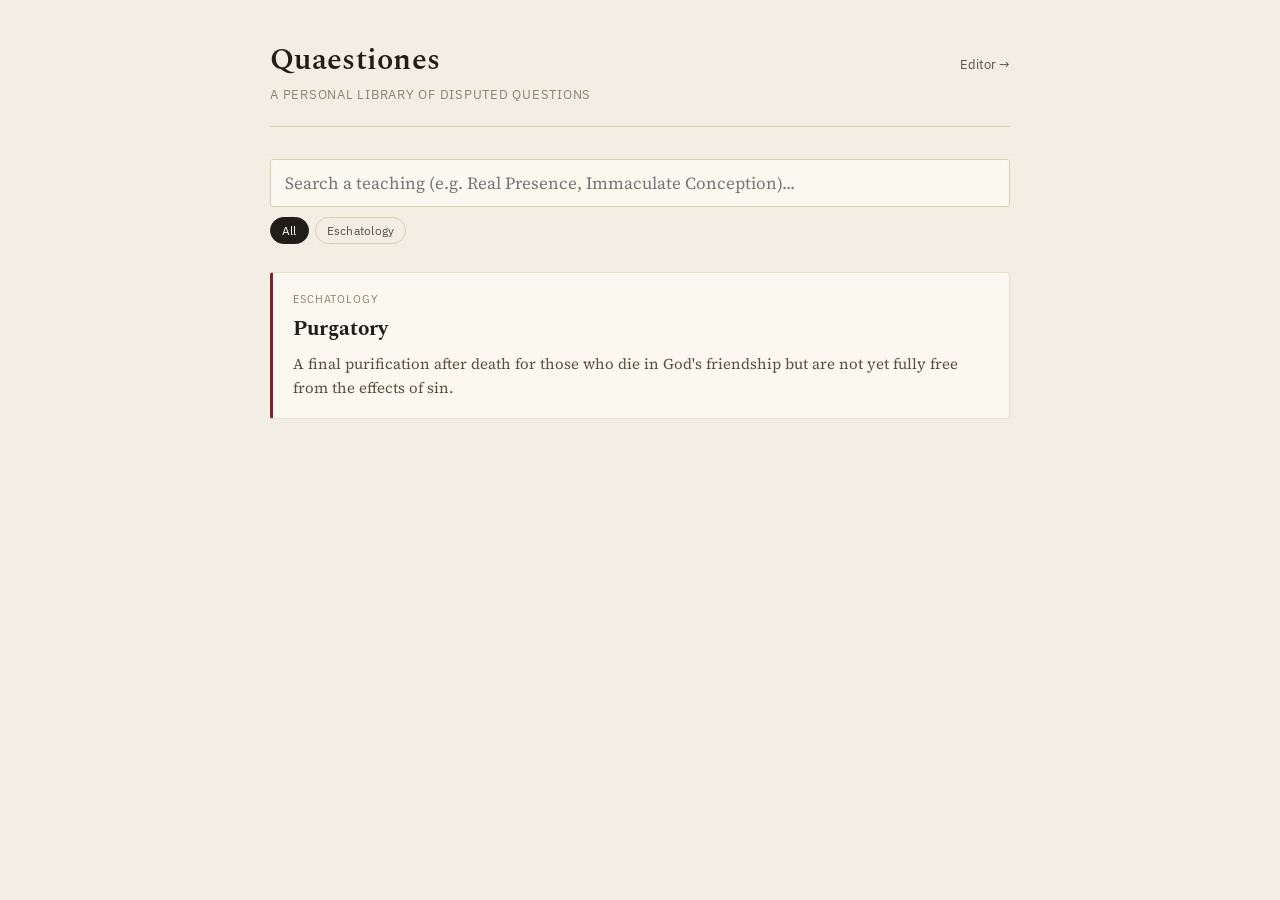
<file: index.html>
<!DOCTYPE html>
<html lang="en">
<head>
<meta charset="UTF-8" />
<meta name="viewport" content="width=device-width, initial-scale=1.0" />
<title>Quaestiones</title>
<link rel="preconnect" href="https://fonts.googleapis.com">
<link rel="preconnect" href="https://fonts.gstatic.com" crossorigin>
<link href="https://fonts.googleapis.com/css2?family=Spectral:ital,wght@0,400;0,600;1,500&family=Source+Serif+4:opsz,wght@8..60,400;8..60,600&family=IBM+Plex+Sans:wght@400;500;600&display=swap" rel="stylesheet">
<link rel="stylesheet" href="assets/style.css" />
</head>
<body>
  <div class="shell">
    <header class="site-head">
      <div class="brand">
        <h1><a href="#/">Quaestiones</a></h1>
        <nav><a href="editor.html">Editor &rarr;</a></nav>
      </div>
      <div class="tagline">A personal library of disputed questions</div>
    </header>
    <main id="app-root"></main>
  </div>
  <script src="assets/app.js"></script>
</body>
</html>
</file>
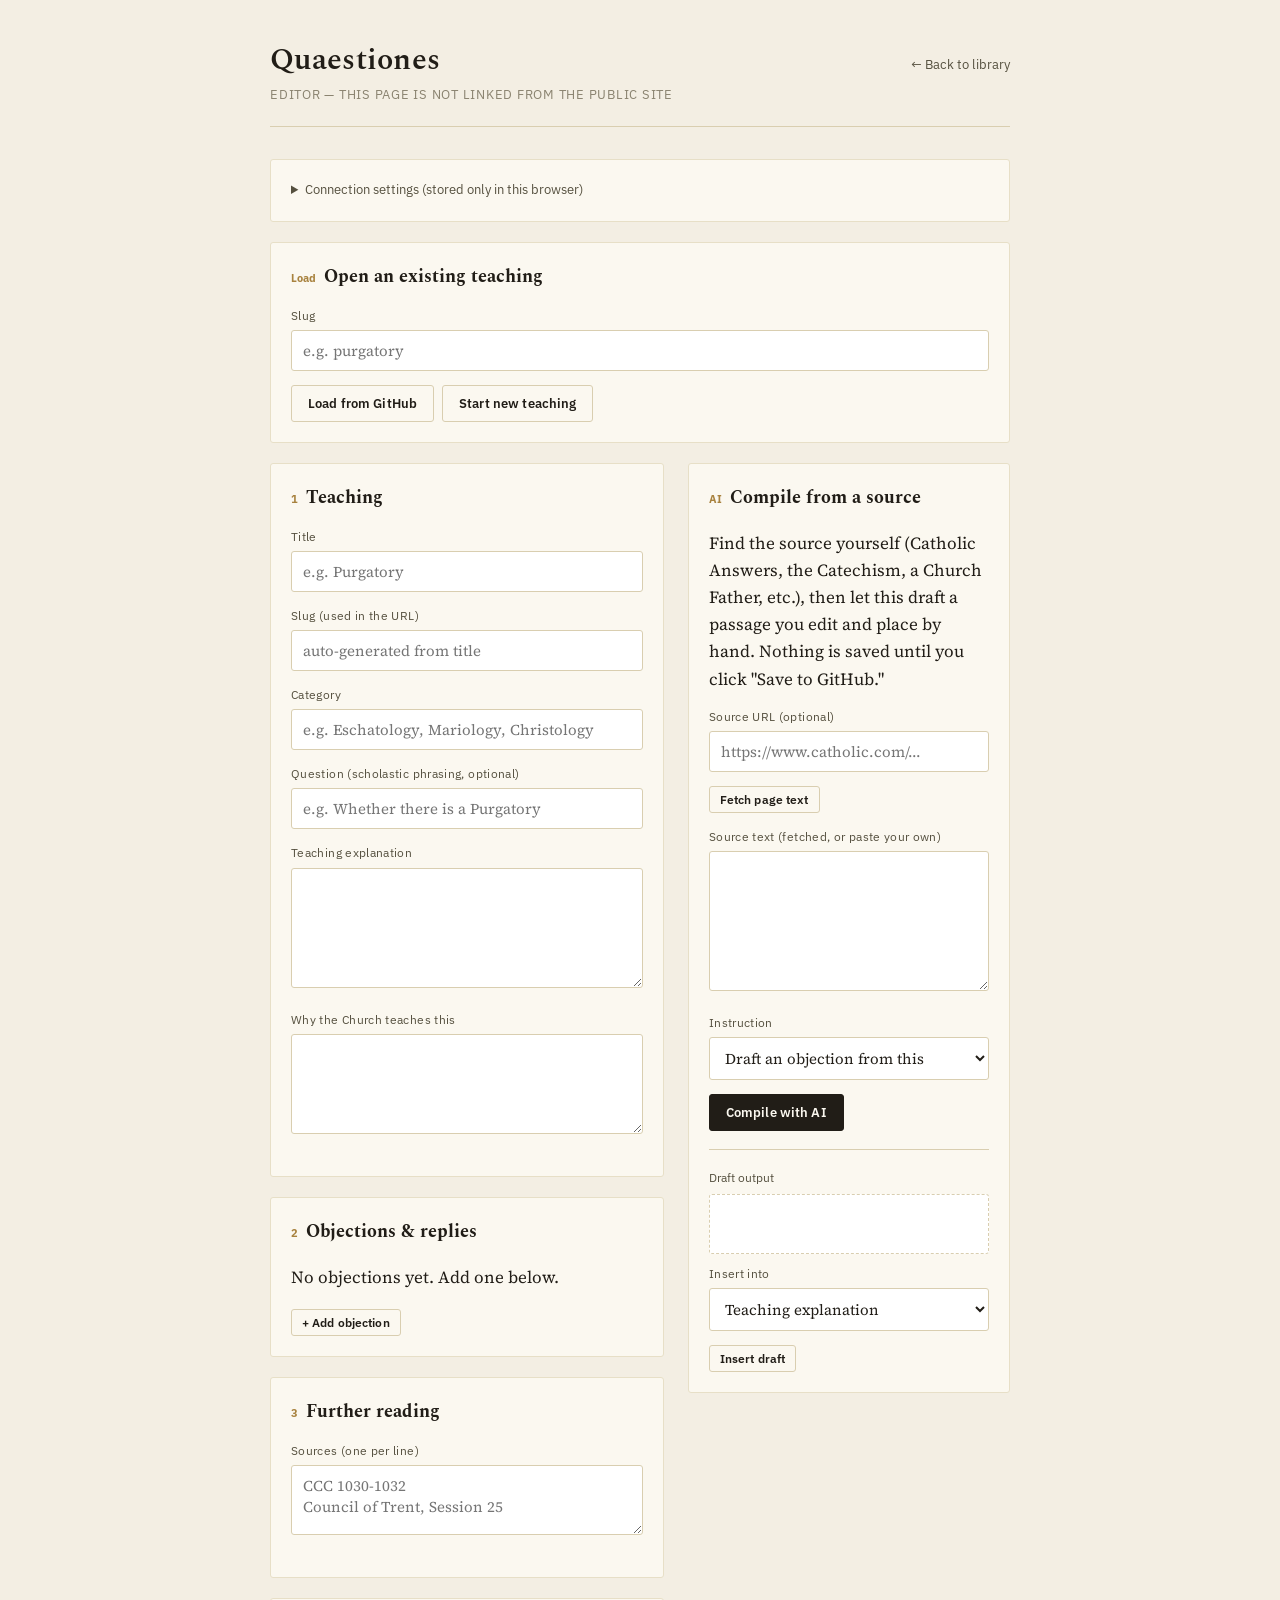
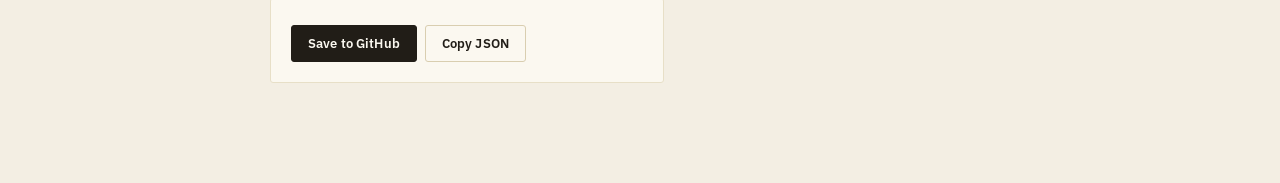
<file: editor.html>
<!DOCTYPE html>
<html lang="en">
<head>
<meta charset="UTF-8" />
<meta name="viewport" content="width=device-width, initial-scale=1.0" />
<title>Editor — Quaestiones</title>
<link rel="preconnect" href="https://fonts.googleapis.com">
<link rel="preconnect" href="https://fonts.gstatic.com" crossorigin>
<link href="https://fonts.googleapis.com/css2?family=Spectral:ital,wght@0,400;0,600;1,500&family=Source+Serif+4:opsz,wght@8..60,400;8..60,600&family=IBM+Plex+Sans:wght@400;500;600&display=swap" rel="stylesheet">
<link rel="stylesheet" href="assets/style.css" />
</head>
<body>
  <div class="shell">
    <header class="site-head">
      <div class="brand">
        <h1><a href="index.html">Quaestiones</a></h1>
        <nav><a href="index.html">&larr; Back to library</a></nav>
      </div>
      <div class="tagline">Editor — this page is not linked from the public site</div>
    </header>

    <main>
      <details class="panel">
        <summary style="cursor:pointer; font-family: var(--sans); font-size:13px; color: var(--ink-soft);">
          Connection settings (stored only in this browser)
        </summary>
        <div style="margin-top:14px;">
          <div class="field">
            <label>GitHub username / org</label>
            <input type="text" id="s-owner" placeholder="e.g. jsmith" />
          </div>
          <div class="field">
            <label>Repository name</label>
            <input type="text" id="s-repo" placeholder="e.g. quaestiones" />
          </div>
          <div class="field">
            <label>Branch</label>
            <input type="text" id="s-branch" placeholder="main" />
          </div>
          <div class="field">
            <label>GitHub personal access token</label>
            <input type="password" id="s-token" placeholder="fine-grained token, Contents: read & write, this repo only" />
            <div class="hint">Create at github.com &rarr; Settings &rarr; Developer settings &rarr; Fine-grained tokens. Scope it to this one repo only.</div>
          </div>
          <div class="field">
            <label>Cloudflare Worker URL (for AI compile)</label>
            <input type="url" id="s-worker" placeholder="https://your-worker.your-name.workers.dev" />
          </div>
          <div class="btn-row">
            <button class="btn" id="save-settings">Save settings</button>
          </div>
          <div class="status-line" id="settings-status" style="display:none;"></div>
        </div>
      </details>

      <div class="panel">
        <h3><span class="step">Load</span>Open an existing teaching</h3>
        <div class="field">
          <label>Slug</label>
          <input type="text" id="load-slug" placeholder="e.g. purgatory" />
        </div>
        <div class="btn-row">
          <button class="btn secondary" id="load-teaching">Load from GitHub</button>
          <button class="btn secondary" id="new-teaching">Start new teaching</button>
        </div>
      </div>

      <div class="editor-grid">
        <div>
          <div class="panel">
            <h3><span class="step">1</span>Teaching</h3>
            <div class="field">
              <label>Title</label>
              <input type="text" id="f-title" placeholder="e.g. Purgatory" />
            </div>
            <div class="field">
              <label>Slug (used in the URL)</label>
              <input type="text" id="f-slug" placeholder="auto-generated from title" />
            </div>
            <div class="field">
              <label>Category</label>
              <input type="text" id="f-category" placeholder="e.g. Eschatology, Mariology, Christology" />
            </div>
            <div class="field">
              <label>Question (scholastic phrasing, optional)</label>
              <input type="text" id="f-question" placeholder="e.g. Whether there is a Purgatory" />
            </div>
            <div class="field">
              <label>Teaching explanation</label>
              <textarea id="f-teaching" style="min-height:120px;"></textarea>
            </div>
            <div class="field">
              <label>Why the Church teaches this</label>
              <textarea id="f-why" style="min-height:100px;"></textarea>
            </div>
          </div>

          <div class="panel">
            <h3><span class="step">2</span>Objections &amp; replies</h3>
            <div id="objections-wrap"></div>
            <button class="btn secondary small" id="add-objection">+ Add objection</button>
          </div>

          <div class="panel">
            <h3><span class="step">3</span>Further reading</h3>
            <div class="field">
              <label>Sources (one per line)</label>
              <textarea id="f-further" placeholder="CCC 1030-1032&#10;Council of Trent, Session 25"></textarea>
            </div>
          </div>

          <div class="panel">
            <div class="btn-row">
              <button class="btn" id="save-github">Save to GitHub</button>
              <button class="btn secondary" id="copy-json">Copy JSON</button>
            </div>
            <div class="status-line" id="form-status" style="display:none;"></div>
          </div>
        </div>

        <div>
          <div class="panel">
            <h3><span class="step">AI</span>Compile from a source</h3>
            <p class="hint" style="margin-bottom:14px;">Find the source yourself (Catholic Answers, the Catechism, a Church Father, etc.), then let this draft a passage you edit and place by hand. Nothing is saved until you click "Save to GitHub."</p>

            <div class="field">
              <label>Source URL (optional)</label>
              <input type="url" id="source-url" placeholder="https://www.catholic.com/..." />
            </div>
            <div class="btn-row">
              <button class="btn secondary small" id="fetch-url">Fetch page text</button>
            </div>

            <div class="field" style="margin-top:14px;">
              <label>Source text (fetched, or paste your own)</label>
              <textarea id="source-text" style="min-height:140px;"></textarea>
            </div>

            <div class="field">
              <label>Instruction</label>
              <select id="ai-instruction">
                <option value="Read this source and draft a single, specific objection a thoughtful critic would raise against the Catholic teaching under discussion. Write only the objection itself, in plain prose, under 120 words, no preamble.">Draft an objection from this</option>
                <option value="Read this source and draft a Catholic reply to the objection it addresses. Write only the reply itself, in plain prose, under 180 words, no preamble, and stay accurate to what the source actually argues.">Draft a reply from this</option>
                <option value="Summarize this source into a neutral 2-4 sentence explanation of the Church teaching it describes, suitable as a factual overview. No preamble.">Summarize as teaching explanation</option>
                <option value="Summarize in 2-3 sentences why the Church holds this teaching, based on this source. No preamble.">Summarize as "why taught"</option>
              </select>
            </div>
            <div class="btn-row">
              <button class="btn" id="compile-btn">Compile with AI</button>
            </div>
            <div class="status-line" id="ai-status" style="display:none;"></div>

            <hr class="divider" />

            <label style="font-family: var(--sans); font-size:12px; color: var(--ink-soft); display:block; margin-bottom:6px;">Draft output</label>
            <div class="ai-output" id="ai-output"></div>
            <div class="field">
              <label>Insert into</label>
              <select id="insert-target"></select>
            </div>
            <div class="btn-row">
              <button class="btn secondary small" id="insert-btn">Insert draft</button>
            </div>
          </div>
        </div>
      </div>
    </main>
  </div>
  <script src="assets/editor.js"></script>
</body>
</html>
</file>
<file: assets/style.css>
/* ============================================================
   Quaestiones â€” design tokens
   A personal library of disputed questions, styled after the
   old scholastic "quaestio disputata" format: a question is
   posed, objections are raised in sequence, then answered.
   ============================================================ */

:root {
  --paper: #F3EEE3;
  --paper-2: #EAE1CC;
  --paper-3: #FBF8F0;
  --ink: #211D17;
  --ink-soft: #55503F;
  --ink-faint: #8A8370;
  --burgundy: #7A2431;
  --burgundy-soft: #9C4653;
  --slate: #2A4152;
  --slate-soft: #47647A;
  --gold: #A8823E;
  --border: #D9CEB0;
  --border-soft: #E7DFC7;
  --radius: 3px;
  --serif-display: 'Spectral', Georgia, 'Times New Roman', serif;
  --serif-body: 'Source Serif 4', Georgia, serif;
  --sans: 'IBM Plex Sans', -apple-system, BlinkMacSystemFont, sans-serif;
}

* { box-sizing: border-box; }

html { -webkit-text-size-adjust: 100%; }

body {
  margin: 0;
  background: var(--paper);
  color: var(--ink);
  font-family: var(--serif-body);
  font-size: 17px;
  line-height: 1.6;
}

a { color: var(--slate); }
a:hover { color: var(--burgundy); }

::selection { background: var(--gold); color: var(--paper-3); }

/* ---------- layout shell ---------- */

.shell {
  max-width: 780px;
  margin: 0 auto;
  padding: 0 20px 80px;
}

header.site-head {
  border-bottom: 1px solid var(--border);
  padding: 36px 0 22px;
  margin-bottom: 32px;
}

.site-head .brand {
  display: flex;
  align-items: baseline;
  justify-content: space-between;
  flex-wrap: wrap;
  gap: 10px;
}

.site-head h1 {
  font-family: var(--serif-display);
  font-weight: 600;
  font-size: 30px;
  letter-spacing: 0.01em;
  margin: 0;
}

.site-head h1 a { color: var(--ink); text-decoration: none; }

.site-head .tagline {
  font-family: var(--sans);
  font-size: 12.5px;
  letter-spacing: 0.06em;
  text-transform: uppercase;
  color: var(--ink-faint);
}

.site-head nav a {
  font-family: var(--sans);
  font-size: 13px;
  text-decoration: none;
  color: var(--ink-soft);
  border-bottom: 1px solid transparent;
}
.site-head nav a:hover { color: var(--burgundy); border-color: var(--burgundy); }

/* ---------- search / browse ---------- */

.search-row {
  margin-bottom: 28px;
}

.search-row input[type="search"] {
  width: 100%;
  font-family: var(--serif-body);
  font-size: 17px;
  padding: 11px 14px;
  background: var(--paper-3);
  border: 1px solid var(--border);
  border-radius: var(--radius);
  color: var(--ink);
}
.search-row input[type="search"]:focus {
  outline: 2px solid var(--slate-soft);
  outline-offset: 1px;
}

.category-filters {
  display: flex;
  flex-wrap: wrap;
  gap: 6px;
  margin-top: 10px;
  font-family: var(--sans);
}
.category-filters button {
  font-family: var(--sans);
  font-size: 12px;
  letter-spacing: 0.02em;
  padding: 5px 11px;
  background: transparent;
  border: 1px solid var(--border);
  border-radius: 999px;
  color: var(--ink-soft);
  cursor: pointer;
}
.category-filters button.active {
  background: var(--ink);
  border-color: var(--ink);
  color: var(--paper-3);
}

.teaching-list { list-style: none; margin: 0; padding: 0; }

.teaching-card {
  display: block;
  padding: 18px 20px;
  margin-bottom: 12px;
  background: var(--paper-3);
  border: 1px solid var(--border-soft);
  border-left: 3px solid var(--burgundy);
  border-radius: var(--radius);
  text-decoration: none;
  color: inherit;
}
.teaching-card:hover { border-left-color: var(--gold); background: #fff; }

.teaching-card .eyebrow {
  font-family: var(--sans);
  font-size: 11px;
  letter-spacing: 0.08em;
  text-transform: uppercase;
  color: var(--ink-faint);
  margin-bottom: 4px;
}
.teaching-card h3 {
  font-family: var(--serif-display);
  font-size: 21px;
  margin: 0 0 6px;
  color: var(--ink);
}
.teaching-card p {
  margin: 0;
  font-size: 15px;
  color: var(--ink-soft);
}

.empty-state {
  padding: 40px 10px;
  text-align: center;
  color: var(--ink-faint);
  font-family: var(--sans);
  font-size: 14px;
}

/* ---------- teaching / disputation view ---------- */

.disputation .quaestio-label {
  font-family: var(--sans);
  font-size: 12px;
  letter-spacing: 0.08em;
  text-transform: uppercase;
  color: var(--burgundy);
  margin-bottom: 6px;
}

.disputation h2 {
  font-family: var(--serif-display);
  font-style: italic;
  font-weight: 500;
  font-size: 28px;
  line-height: 1.3;
  margin: 0 0 24px;
}

.block {
  margin-bottom: 30px;
}
.block h4 {
  font-family: var(--sans);
  font-size: 11.5px;
  letter-spacing: 0.08em;
  text-transform: uppercase;
  color: var(--ink-faint);
  margin: 0 0 8px;
}
.block p { margin: 0 0 10px; }

.objection {
  border-top: 1px solid var(--border);
  padding: 22px 0;
}
.objection:last-child { border-bottom: 1px solid var(--border); }

.objection .num {
  font-family: var(--serif-display);
  font-style: italic;
  color: var(--burgundy);
  font-size: 15px;
}

.objection .obj-text {
  margin: 6px 0 14px;
}

.reply {
  background: var(--paper-2);
  border-left: 3px solid var(--slate);
  padding: 14px 16px;
  border-radius: 0 var(--radius) var(--radius) 0;
}
.reply .reply-label {
  font-family: var(--sans);
  font-size: 11px;
  letter-spacing: 0.08em;
  text-transform: uppercase;
  color: var(--slate);
  margin-bottom: 6px;
}
.reply p { margin: 0; }

.sources-list {
  font-family: var(--sans);
  font-size: 12.5px;
  color: var(--ink-faint);
  margin-top: 10px;
}

.further-sources {
  margin-top: 40px;
  padding-top: 20px;
  border-top: 1px solid var(--border);
  font-family: var(--sans);
  font-size: 13.5px;
  color: var(--ink-soft);
}
.further-sources ul { padding-left: 18px; margin: 6px 0 0; }

.back-link {
  display: inline-block;
  font-family: var(--sans);
  font-size: 13px;
  margin-bottom: 20px;
  text-decoration: none;
  color: var(--ink-soft);
}
.back-link:hover { color: var(--burgundy); }

/* ---------- editor ---------- */

.editor-grid {
  display: grid;
  grid-template-columns: 1fr;
  gap: 24px;
}
@media (min-width: 920px) {
  .editor-grid { grid-template-columns: 1.1fr 0.9fr; align-items: start; }
}

.panel {
  background: var(--paper-3);
  border: 1px solid var(--border-soft);
  border-radius: var(--radius);
  padding: 20px;
  margin-bottom: 20px;
}
.panel h3 {
  font-family: var(--serif-display);
  font-size: 18px;
  margin: 0 0 14px;
}
.panel h3 .step {
  font-family: var(--sans);
  font-size: 11px;
  color: var(--gold);
  margin-right: 8px;
}

.field { margin-bottom: 14px; }
.field label {
  display: block;
  font-family: var(--sans);
  font-size: 12px;
  letter-spacing: 0.03em;
  color: var(--ink-soft);
  margin-bottom: 5px;
}
.field input[type="text"],
.field input[type="url"],
.field input[type="password"],
.field textarea,
.field select {
  width: 100%;
  font-family: var(--serif-body);
  font-size: 15px;
  padding: 9px 11px;
  background: #fff;
  border: 1px solid var(--border);
  border-radius: var(--radius);
  color: var(--ink);
}
.field textarea { resize: vertical; min-height: 70px; }
.field .hint {
  font-family: var(--sans);
  font-size: 11.5px;
  color: var(--ink-faint);
  margin-top: 4px;
}

.btn {
  font-family: var(--sans);
  font-size: 13px;
  font-weight: 600;
  letter-spacing: 0.01em;
  padding: 9px 16px;
  border-radius: var(--radius);
  border: 1px solid var(--ink);
  background: var(--ink);
  color: var(--paper-3);
  cursor: pointer;
}
.btn:hover { background: var(--burgundy); border-color: var(--burgundy); }
.btn:disabled { opacity: 0.45; cursor: not-allowed; }

.btn.secondary {
  background: transparent;
  color: var(--ink);
  border-color: var(--border);
}
.btn.secondary:hover { border-color: var(--burgundy); color: var(--burgundy); background: transparent; }

.btn.small { padding: 5px 10px; font-size: 11.5px; }

.btn-row { display: flex; gap: 8px; flex-wrap: wrap; margin-top: 6px; }

.objection-editor {
  border: 1px solid var(--border);
  border-radius: var(--radius);
  padding: 14px;
  margin-bottom: 14px;
  position: relative;
  background: #fff;
}
.objection-editor .obj-num {
  font-family: var(--sans);
  font-size: 11px;
  color: var(--burgundy);
  letter-spacing: 0.05em;
  text-transform: uppercase;
  margin-bottom: 8px;
}

.status-line {
  font-family: var(--sans);
  font-size: 12.5px;
  margin-top: 10px;
  padding: 8px 10px;
  border-radius: var(--radius);
}
.status-line.ok { background: #EAF1E7; color: #2E5B3B; }
.status-line.err { background: #F6E4E2; color: var(--burgundy); }
.status-line.pending { background: var(--paper-2); color: var(--ink-soft); }

.ai-output {
  background: #fff;
  border: 1px dashed var(--border);
  border-radius: var(--radius);
  padding: 12px;
  font-size: 15px;
  white-space: pre-wrap;
  min-height: 60px;
  margin-bottom: 10px;
}

.divider {
  border: none;
  border-top: 1px solid var(--border);
  margin: 18px 0;
}

.pill-note {
  display: inline-block;
  font-family: var(--sans);
  font-size: 11px;
  color: var(--ink-faint);
  background: var(--paper-2);
  padding: 2px 8px;
  border-radius: 999px;
}
</file>
